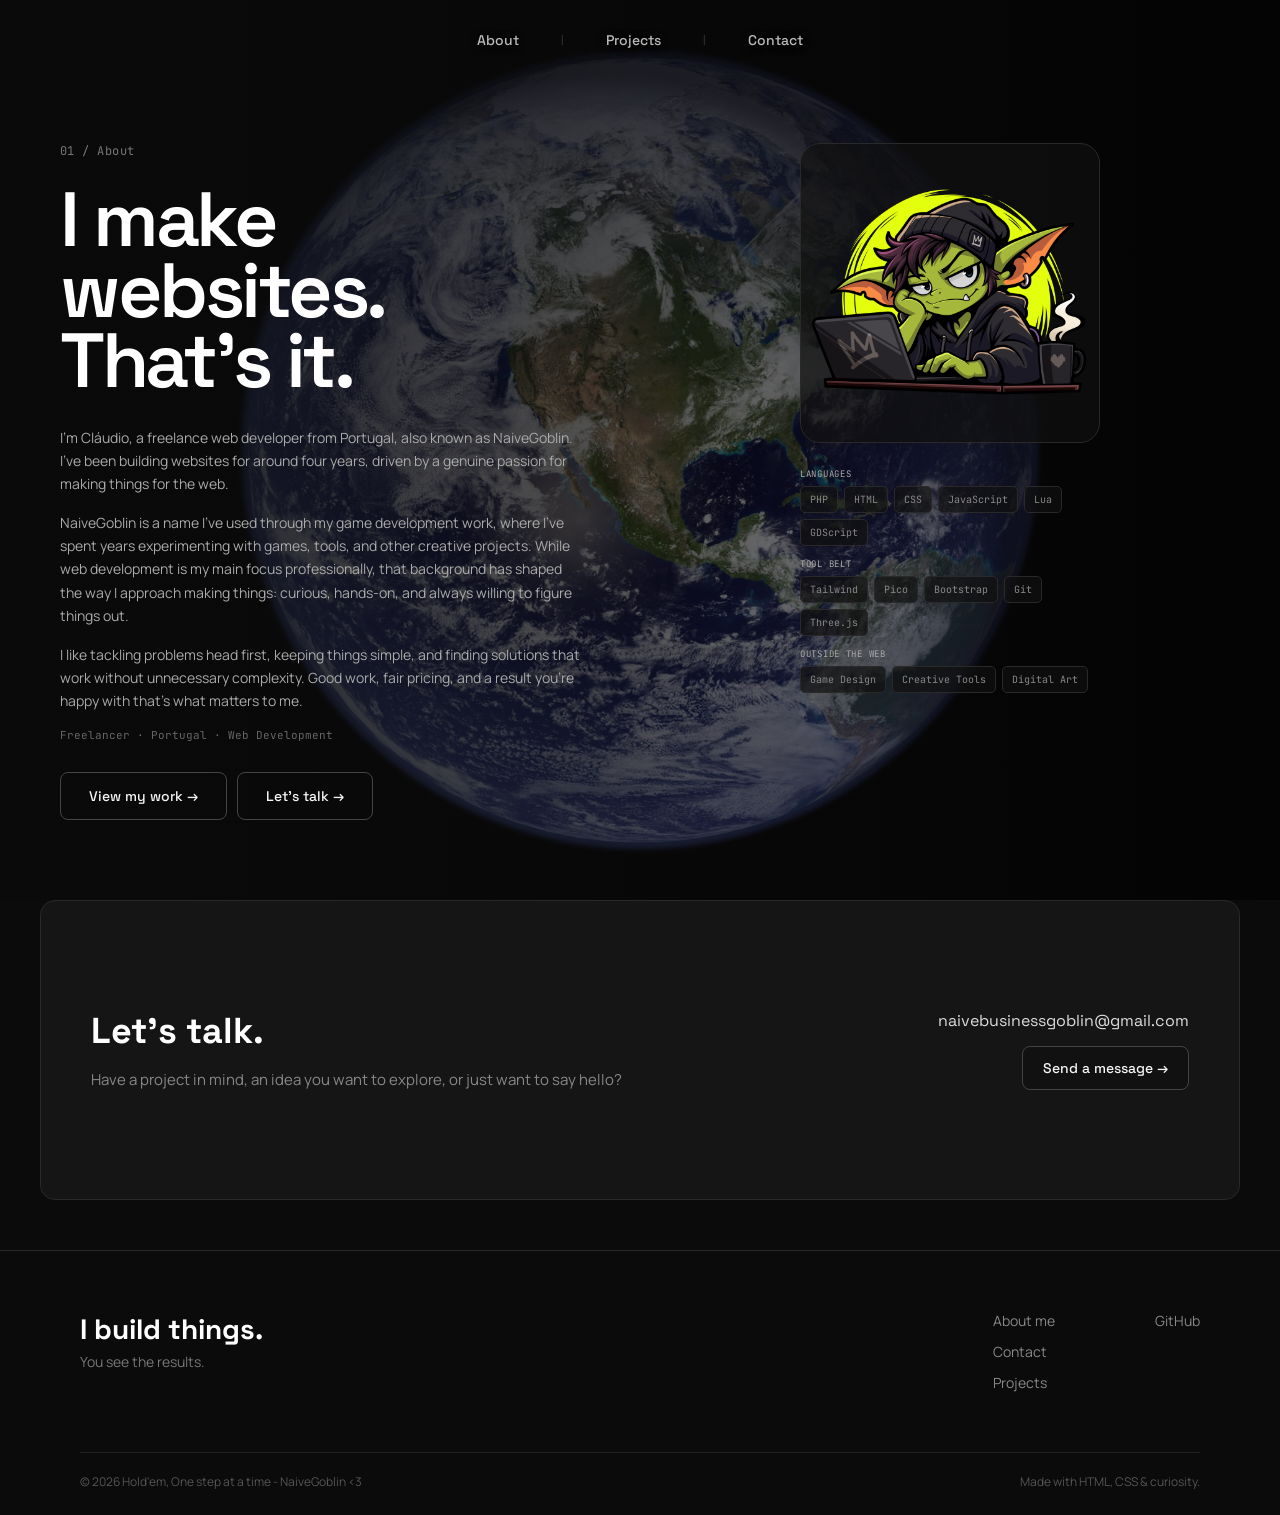
<file: index.html>
<!DOCTYPE html>
<html lang="en">

<head>
    <meta charset="utf-8">
    <meta name="viewport" content="width=device-width, initial-scale=1">

    <meta name="description" content="Freelance web developer creating websites and digital experiences.">
    <meta name="author" content="Naive Goblin / Luis Cláudio">
    <meta name="robots" content="index, follow">


    <link rel="canonical" href="https://naivegoblin.github.io/Personal-Portfolio/">


    <title>Goblin Webcraft - Web Development & Digital Experiences</title>
    <link rel="icon" type="image/png" href="images/Icon.png">


    <link rel="stylesheet" href="sources/style.css">
</head>

<body id="about">

    <header class="Header">
        <nav>
            <ul>
                <li><a href="index.html">About</a></li>
                <li class="Header_Spacer">|</li>
                <li><a href="projects.html">Projects</a></li>
                <li class="Header_Spacer">|</li>
                <li><a href="index.html#contact">Contact</a></li>
            </ul>
        </nav>
    </header>


    <main>

        <section class="Hero">

            <div class="Hero_Content">

                <div class="Hero_Text">

                    <span class="Section_Label">01 / About</span>

                    <h1>I make websites.<br>That's it.</h1>

                    <p>
                        I'm Cláudio, a freelance web developer from Portugal,
                        also known as NaiveGoblin. I've been building websites
                        for around four years, driven by a genuine passion for
                        making things for the web.
                    </p>

                    <p>
                        NaiveGoblin is a name I've used through my game development
                        work, where I've spent years experimenting with games,
                        tools, and other creative projects. While web development
                        is my main focus professionally, that background has shaped
                        the way I approach making things: curious, hands-on, and
                        always willing to figure things out.
                    </p>

                    <p>
                        I like tackling problems head first, keeping things simple,
                        and finding solutions that work without unnecessary
                        complexity. Good work, fair pricing, and a result you're
                        happy with that's what matters to me.
                    </p>

                    <span class="Section_Meta">
                        Freelancer · Portugal · Web Development
                    </span>

                    <div class="Hero_Buttons">
                        <button
                            type="button"
                            onclick="window.location.href='projects.html'">
                            View my work →
                        </button>

                        <button
                            type="button"
                            onclick="openContactModal()">
                            Let's talk →
                        </button>

                    </div>

                </div>



                <div class="Hero_Visual">

                    <div class="Mascot">
                        <img src="images/Mascot.png"></img>
                    </div>

                    <div class="Tag_Groups">

                        <div class="Tag_Group">
                            <span class="Tag_Label">LANGUAGES</span>

                            <div class="Tags">
                                <span>PHP</span>
                                <span>HTML</span>
                                <span>CSS</span>
                                <span>JavaScript</span>
                                <span>Lua</span>
                                <span>GDScript</span>
                            </div>
                        </div>


                        <div class="Tag_Group">
                            <span class="Tag_Label">TOOL BELT</span>

                            <div class="Tags">
                                <span>Tailwind</span>
                                <span>Pico</span>
                                <span>Bootstrap</span>
                                <span>Git</span>
                                <span>Three.js</span>
                            </div>
                        </div>


                        <div class="Tag_Group">
                            <span class="Tag_Label">OUTSIDE THE WEB</span>

                            <div class="Tags">
                                <span>Game Design</span>
                                <span>Creative Tools</span>
                                <span>Digital Art</span>
                            </div>
                        </div>

                    </div>

                </div>

            </div>

        </section>


        <section class="Website_Body">
            
            <!--
            <div class="Gallery">

                <div class="Gallery_Row Gallery_Row_1">
                    <div class="Gallery_Images">
                        <img src="images/Wild Trails/Wild Trails - Stage 1.png" alt="">
                        <img src="images/Vertex/Vertex - Stage 1.png" alt="">
                        <img src="images/image3.jpg" alt="">
                        <img src="images/image4.jpg" alt="">
                        <img src="images/image5.jpg" alt="">

                        <img src="images/Wild Trails/Wild Trails - Stage 1.png" alt="">
                        <img src="images/Vertex/Vertex - Stage 1.png" alt="">
                        <img src="images/image3.jpg" alt="">
                        <img src="images/image4.jpg" alt="">
                        <img src="images/image5.jpg" alt="">
                    </div>
                </div>


                <div class="Gallery_Row Gallery_Row_2">
                    <div class="Gallery_Images">
                        <img src="images/image5.jpg" alt="">
                        <img src="images/image4.jpg" alt="">
                        <img src="images/image3.jpg" alt="">
                        <img src="images/Vertex/Vertex - Stage 1.png" alt="">
                        <img src="images/Wild Trails/Wild Trails - Stage 1.png" alt="">

                        <img src="images/image5.jpg" alt="">
                        <img src="images/image4.jpg" alt="">
                        <img src="images/image3.jpg" alt="">
                        <img src="images/Vertex/Vertex - Stage 1.png" alt="">
                        <img src="images/Wild Trails/Wild Trails - Stage 1.png"" alt="">
                    </div>
                </div>

            </div> -->


            <section class="Contact" id="contact">

                <div class="Contact_Info">
                    <h2>Let's talk.</h2>

                    <p>
                        Have a project in mind, an idea you want to explore,
                        or just want to say hello?
                    </p>
                </div>

                <div class="Contact_Actions">
                    <a href="mailto:naivebusinessgoblin@gmail.com">
                        naivebusinessgoblin@gmail.com
                    </a>

                    <a class="Button" type="button" onclick="openContactModal()">
                        Send a message →
                    </a>
                </div>

            </section>

        </section>

    </main>


    <footer class="Footer">

        <div class="Footer_Main">

            <div class="Footer_Brand">
                <h2>I build things.</h2>
                <p>You see the results.</p>
            </div>

            <div class="Footer_Links">

                <div class="Footer_Navigation">
                    <a href="#about">About me</a>
                    <a Href="#" onclick="openContactModal()">Contact</a>
                    <a href="projects.html">Projects</a>
                </div>

                <div class="Footer_Socials">
                    <a href="https://github.com/NaiveGoblin">GitHub</a>
                </div>

            </div>

        </div>

        <div class="Footer_Bottom">
            <span>© 2026 Hold'em, One step at a time - NaiveGoblin &lt;3</span>
            <span>Made with HTML, CSS & curiosity.</span>
        </div>

    </footer>

<script src="sources/Contact Form.js"></script>

</body>

</html>
</file>
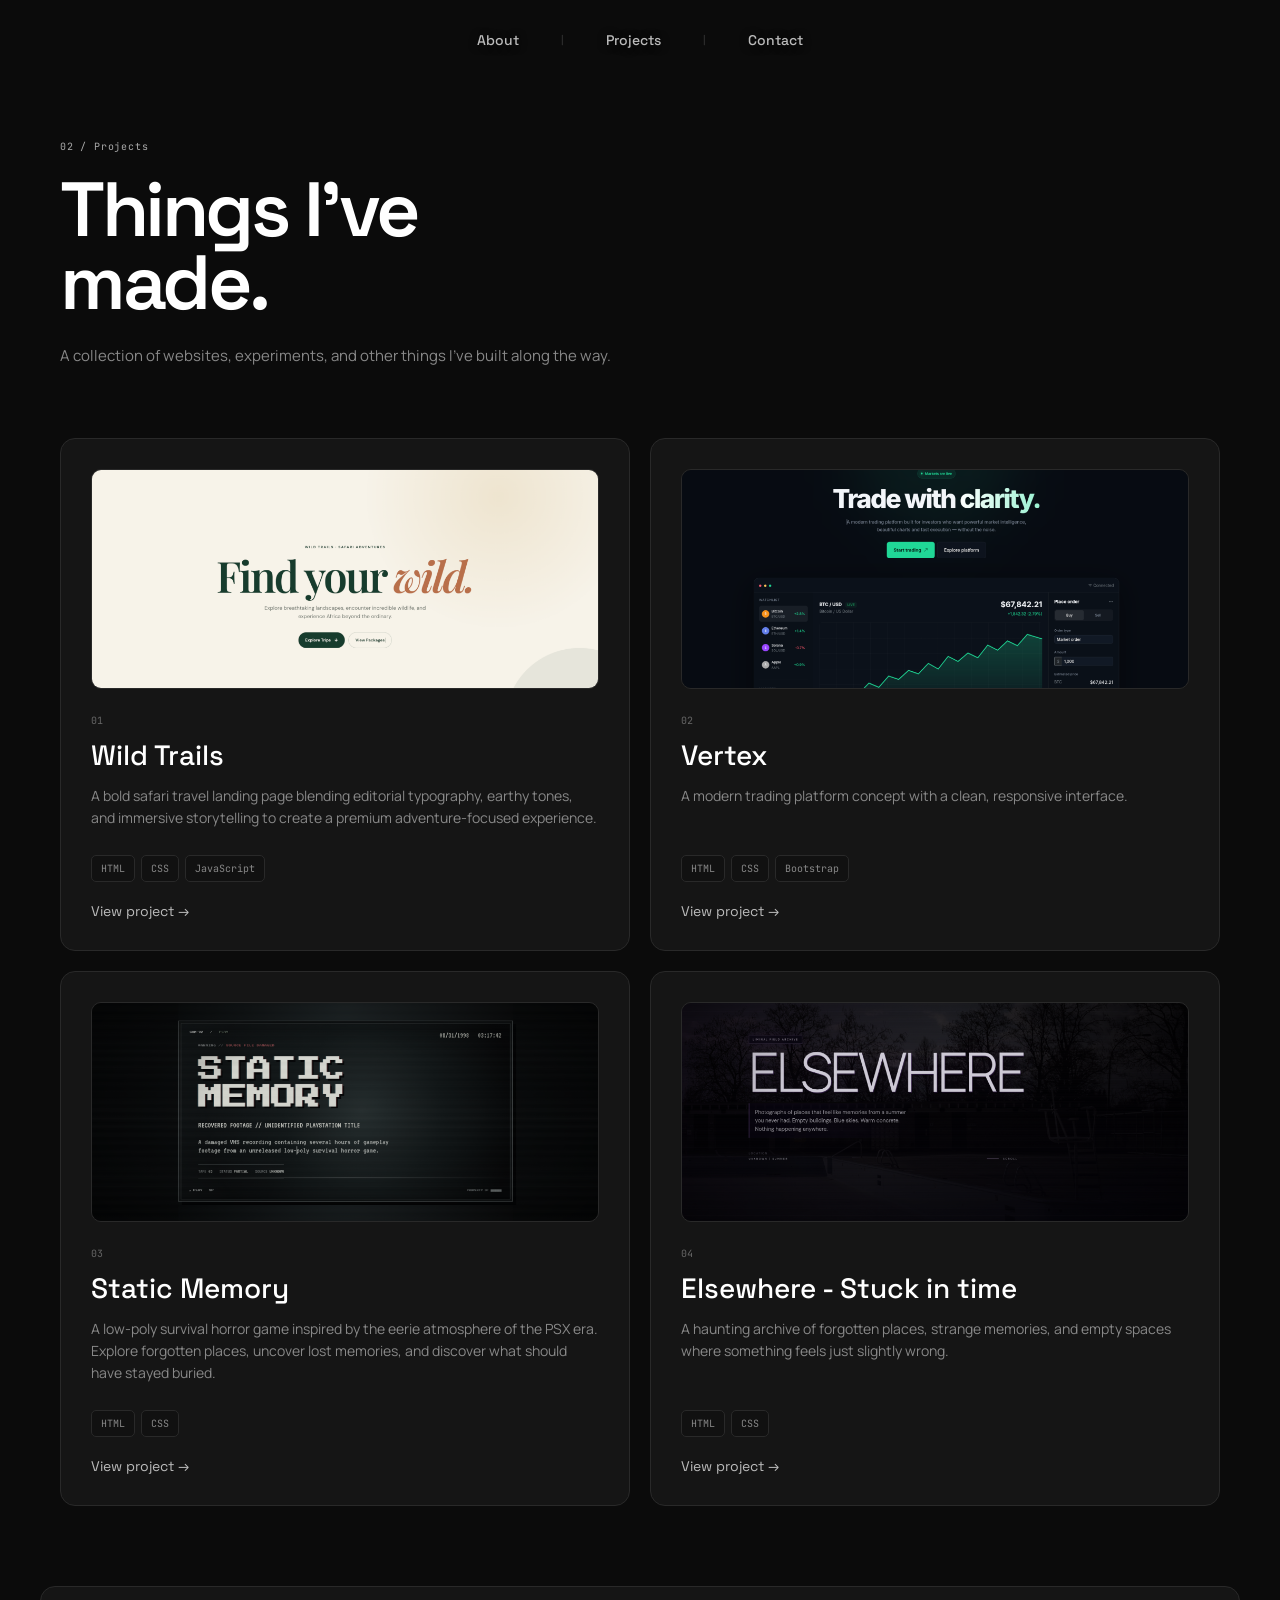
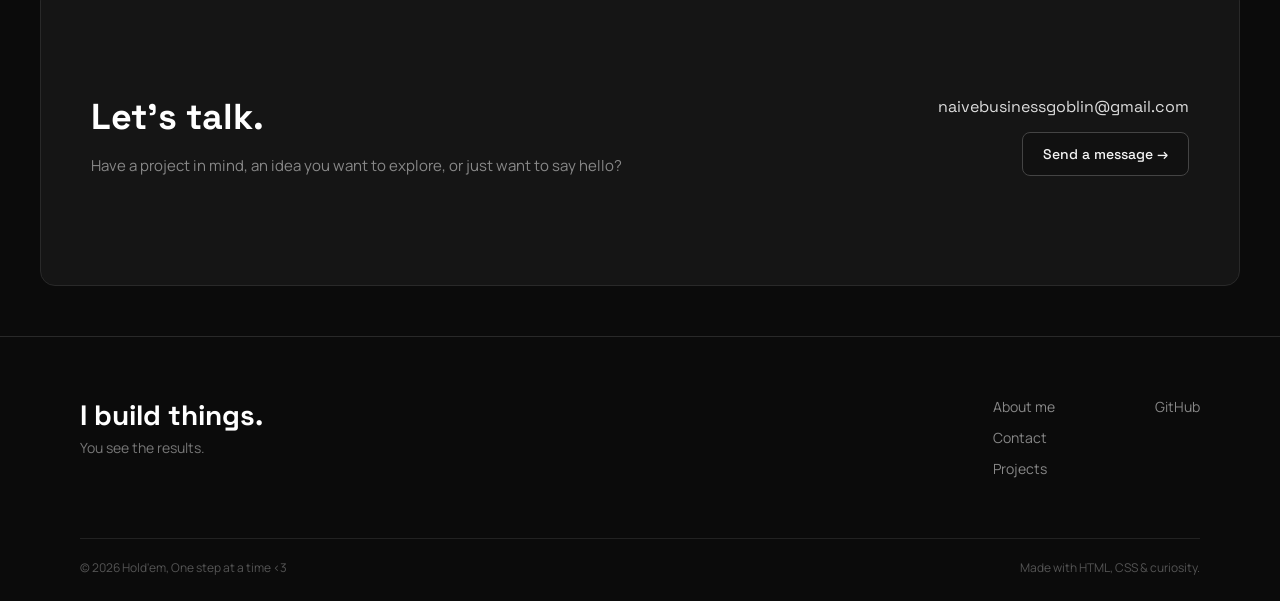
<file: projects.html>
<!DOCTYPE html>
<html lang="en">

<head>
    <meta charset="utf-8">
    <meta name="viewport" content="width=device-width, initial-scale=1">
    <meta name="description" content="Explore the web development projects and digital experiences created by Naive Goblin.">
    <link rel="canonical" href="https://naivegoblin.github.io/Personal-Portfolio/projects.html.html">

    <title>Goblin Webcraft - Works</title>
    <link rel="icon" type="image/png" href="images/Icon.png">

    <link rel="stylesheet" href="sources/style.css">
</head>

<body>

    <header class="Header">
        <nav>
            <ul>
                <li><a href="index.html">About</a></li>
                <li class="Header_Spacer">|</li>
                <li><a href="projects.html">Projects</a></li>
                <li class="Header_Spacer">|</li>
                <li><a href="index.html#contact">Contact</a></li>
            </ul>
        </nav>
    </header>


    <main class="Projects_Page">
        <div class="Container">
            <header class="Projects_Header">
                <span class="Section_Label">02 / Projects</span>
                <h1>Things I've<br>made.</h1>
                <p>
                    A collection of websites, experiments, and other
                    things I've built along the way.
                </p>
            </header>


            <section class="Projects_Grid">

                <article class="Project_Card">
                    <div class="Project_Image">
                        <img src="images/Wild Trails/Wild Trails - Stage 1.png" alt="Project preview">
                    </div>
                    <span class="Project_Number">01</span>
                    <h2>Wild Trails</h2>
                    <p>
                        A bold safari travel landing page blending editorial typography, earthy tones, and immersive storytelling to create a premium adventure-focused experience.
                    </p>
                    <div class="Tags Project_Tags">
                        <span>HTML</span>
                        <span>CSS</span>
                        <span>JavaScript</span>
                    </div>
                    <a class="Project_Link" href="Wild_Trails_Demo.html">
                        View project →
                    </a>
                </article>

                <article class="Project_Card">
                    <div class="Project_Image">
                        <img src="images/Vertex/Vertex - Stage 1.png" alt="Project preview">
                    </div>
                    <span class="Project_Number">02</span>
                    <h2>Vertex</h2>
                    <p>
                        A modern trading platform concept with a clean, responsive interface.
                    </p>
                    <div class="Tags Project_Tags">
                        <span>HTML</span>
                        <span>CSS</span>
                        <span>Bootstrap</span>
                    </div>
                    <a class="Project_Link" href="Vertex_Demo.html">
                        View project →
                    </a>
                </article>

                <article class="Project_Card">
                    <div class="Project_Image">
                        <img src="images/Static Memory/Static Memory - Stage 1.png" alt="Project preview">
                    </div>
                    <span class="Project_Number">03</span>
                    <h2>Static Memory</h2>
                    <p>
                        A low-poly survival horror game inspired by the eerie atmosphere of the PSX era. Explore forgotten places, uncover lost memories, and discover what should have stayed buried.
                    </p>
                    <div class="Tags Project_Tags">
                        <span>HTML</span>
                        <span>CSS</span>
                    </div>
                    <a class="Project_Link" href="Static Memory.html">
                        View project →
                    </a>
                </article>

                <article class="Project_Card">
                    <div class="Project_Image">
                        <img src="images/Elsewhere/Elsewhere - Stage 1.png" alt="Project preview">
                    </div>
                    <span class="Project_Number">04</span>
                    <h2>Elsewhere - Stuck in time</h2>
                    <p>
                        A haunting archive of forgotten places, strange memories, and empty spaces where something feels just slightly wrong.
                    </p>
                    <div class="Tags Project_Tags">
                        <span>HTML</span>
                        <span>CSS</span>
                    </div>
                    <a class="Project_Link" href="Elsewhere.html">
                        View project →
                    </a>
                </article>

            </section>
        </div>

    </main>

    <section class="Contact" id="contact">

            <div class="Contact_Info">
                <h2>Let's talk.</h2>
                <p>
                    Have a project in mind, an idea you want to explore,
                    or just want to say hello?
                </p>
            </div>

            <div class="Contact_Actions">
                <a href="mailto:naivebusinessgoblin@gmail.com">
                    naivebusinessgoblin@gmail.com
                </a>

                <a class="Button" type="button" onclick="openContactModal()">
                    Send a message →
                </a>
            </div>

        </section>


    <footer class="Footer">

        <div class="Footer_Main">

            <div class="Footer_Brand">
                <h2>I build things.</h2>
                <p>You see the results.</p>
            </div>

            <div class="Footer_Links">

                <div class="Footer_Navigation">
                    <a href="index.html">About me</a>
                    <a Href="#" onclick="openContactModal()">Contact</a>
                    <a href="projects.html">Projects</a>
                </div>

                <div class="Footer_Socials">
                    <a href="https://github.com/NaiveGoblin">GitHub</a>
                </div>

            </div>

        </div>

        <div class="Footer_Bottom">
            <span>© 2026 Hold'em, One step at a time &lt;3</span>
            <span>Made with HTML, CSS & curiosity.</span>
        </div>

    </footer>


    <script src="sources/Contact Form.js"></script>
</body>
</html>
</file>
<file: sources/style.css>
@import url('https://fonts.googleapis.com/css2?family=JetBrains+Mono:wght@400;500&family=Manrope:wght@400;500;600;700&family=Space+Grotesk:wght@400;500;600;700&display=swap');


/* Variables */

:root {
    --bg: #0b0b0b;
    --surface: #151515;
    --surface-hover: #181818;

    --border: #292929;
    --border-hover: #444;

    --text: #fff;
    --text-light: #ddd;
    --text-muted: #888;
    --text-dim: #666;
    --text-dark: #555;

    --accent: #8da4ff;

    --font-display: 'Space Grotesk', sans-serif;
    --font-body: 'Manrope', sans-serif;
    --font-mono: 'JetBrains Mono', monospace;

    --radius-sm: 5px;
    --radius-md: 10px;
    --radius-lg: 15px;

    --container: 1200px;
}


/* Base */

* {
    box-sizing: border-box;
    margin: 0;
    padding: 0;
}

html {
    scroll-behavior: smooth;
}

body {
    min-height: 100vh;

    color: var(--text);
    background: var(--bg);

    font-family: var(--font-body);
}

img {
    display: block;
    max-width: 100%;
}

button,
a {
    font: inherit;
}

button {
    cursor: pointer;
}

button,
a {
    -webkit-tap-highlight-color: transparent;
}

.Container {
    width: min(var(--container), 100%);
    margin-inline: auto;
}


/* Typography */

.Section_Label {
    color: #aaa;

    font-family: var(--font-mono);
    font-size: 10px;
    letter-spacing: 0.08em;
}

.Section_Meta {
    color: var(--text-dim);

    font-family: var(--font-mono);
    font-size: 11px;
}

.Tag_Label {
    color: #aaa;

    font-family: var(--font-mono);
    font-size: 9px;
    letter-spacing: 0.08em;
}


/* Header */

.Header {
    position: absolute;
    top: 0;
    left: 0;
    z-index: 10;

    width: 100%;
    padding: 25px;

    font-family: var(--font-display);
}

.Header ul {
    display: flex;
    align-items: center;
    justify-content: center;

    list-style: none;
}

.Header a {
    display: inline-block;

    padding: 6px 10px;

    color: #bbb;

    font-size: 14px;
    font-weight: 500;

    text-decoration: none;

    border-radius: var(--radius-sm);

    text-shadow: 0 1px 8px rgba(0, 0, 0, 0.6);

    transition:
        color 0.2s ease,
        background-color 0.2s ease,
        transform 0.2s ease;
}

.Header a:hover {
    color: var(--text);
    background: rgba(255, 255, 255, 0.06);

    transform: translateY(-1px);
}

.Header_Spacer {
    margin-inline: 30px;

    color: #333;

    font-family: var(--font-mono);
    font-size: 11px;
}


/* Hero */

.Hero {
    position: relative;

    display: flex;
    align-items: flex-end;

    min-height: 100vh;
    padding: 140px 60px 80px;

    background:
        url("../images/wallpaper.jpg")
        center / cover no-repeat;

    overflow: hidden;
}

.Hero::after {
    content: "";

    position: absolute;
    inset: 0;

    background:
        linear-gradient(
            90deg,
            rgba(11, 11, 11, 0.92) 0%,
            rgba(11, 11, 11, 0.72) 45%,
            rgba(11, 11, 11, 0.35) 100%
        );

    pointer-events: none;
}

.Hero_Content {
    position: relative;
    z-index: 1;

    display: grid;
    grid-template-columns: 1fr 1fr;
    gap: 80px;

    width: min(var(--container), 100%);
    margin-inline: auto;

    align-items: start;
}


/* Hero Text */

.Hero_Text {
    display: flex;
    flex-direction: column;

    max-width: 560px;
}

.Hero_Text .Section_Label {
    margin-bottom: 25px;

    color: #777;

    font-size: 12px;
    letter-spacing: 0.04em;
}

.Hero_Text h1 {
    margin-bottom: 30px;

    color: var(--text);

    font-family: var(--font-display);
    font-size: clamp(3rem, 6vw, 5rem);
    font-weight: 600;
    line-height: 0.92;
    letter-spacing: -0.045em;
}

.Hero_Text p {
    max-width: 520px;
    margin-bottom: 16px;

    color: #aaa;

    font-size: 14px;
    line-height: 1.65;
}


/* Buttons */

.Hero_Buttons {
    display: flex;
    gap: 10px;

    margin-top: 30px;
}

.Hero_Buttons button,
.Button {
    width: fit-content;
    padding: 12px 20px;

    color: #f5f5f5;
    background: rgba(11, 11, 11, 0.35);

    border: 1px solid var(--border-hover);
    border-radius: 8px;

    font-family: var(--font-display);
    font-size: 14px;
    font-weight: 500;

    text-decoration: none;

    transition:
        background-color 0.25s ease,
        border-color 0.25s ease,
        color 0.25s ease,
        transform 0.25s ease;
}

.Hero_Buttons button {
    padding: 14px 28px;
}

.Hero_Buttons button:hover,
.Button:hover {
    background: #1a1a1a;
    border-color: #666;

    transform: translateY(-2px);
}

.Hero_Buttons button:active,
.Button:active {
    transform: translateY(0);
}


/* Hero Visual */

.Hero_Visual {
    display: flex;
    flex-direction: column;
    align-items: center;
    justify-content: flex-end;

    min-height: 500px;
}

.Mascot {
    display: flex;
    align-items: center;
    justify-content: center;

    width: 300px;
    height: 300px;
    margin-bottom: 25px;

    color: #444;
    background: rgba(17, 17, 17, 0.7);

    border: 1px solid var(--border);
    border-radius: 20px;

    font-family: var(--font-display);
    font-size: 60px;

    overflow: hidden;
}

.Mascot img {
    width: 100%;
    height: 100%;
    object-fit: contain;
}


/* Tags */

.Tag_Groups {
    display: flex;
    flex-direction: column;
    gap: 12px;

    width: 300px;
}

.Tag_Group {
    display: flex;
    flex-direction: column;
    gap: 6px;
}

.Tags {
    display: flex;
    flex-wrap: wrap;
    gap: 6px;
}

.Tags span {
    padding: 6px 9px;

    color: var(--text-muted);
    background: rgba(17, 17, 17, 0.7);

    border: 1px solid var(--border);
    border-radius: var(--radius-sm);

    font-family: var(--font-mono);
    font-size: 10px;

    transition:
        color 0.2s ease,
        border-color 0.2s ease,
        background-color 0.2s ease;
}

.Tags span:hover {
    color: #ccc;
    background: var(--surface);
    border-color: var(--border-hover);
}


/* Website Body */

.Website_Body {
    display: flex;
    flex-direction: column;
    align-items: center;

    gap: 25px;
}


/* Gallery */

.Gallery {
    display: flex;
    flex-direction: column;
    gap: 15px;

    width: 100%;

    overflow: hidden;
}

.Gallery_Row {
    width: 100%;
    overflow: hidden;
}

.Gallery_Images {
    display: flex;
    gap: 15px;

    width: max-content;
}

.Gallery img {
    flex-shrink: 0;

    width: auto;
    height: 150px;

    aspect-ratio: 16 / 9;

    object-fit: cover;

    border-radius: var(--radius-md);
}

.Gallery_Row_1 .Gallery_Images {
    animation: slideRight 60s linear infinite alternate;
}

.Gallery_Row_2 .Gallery_Images {
    animation: slideLeft 75s linear infinite alternate;
}

@keyframes slideRight {
    from {
        transform: translateX(-50%);
    }

    to {
        transform: translateX(0);
    }
}

@keyframes slideLeft {
    from {
        transform: translateX(0);
    }

    to {
        transform: translateX(-50%);
    }
}


/* Contact */

.Contact {
    display: flex;
    align-items: center;
    justify-content: space-between;

    width: min(var(--container), calc(100% - 40px));
    min-height: 300px;
    margin-inline: auto;
    padding: 50px;

    background: var(--surface);

    border: 1px solid var(--border);
    border-radius: var(--radius-lg);
}


.Contact_Info {
    max-width: 600px;
}

.Contact_Info h2 {
    font-family: var(--font-display);
    font-size: 36px;
}

.Contact_Info p {
    margin-top: 15px;

    color: var(--text-muted);

    font-size: 15px;
    line-height: 1.5;
}

.Contact_Actions {
    display: flex;
    flex-direction: column;
    align-items: flex-end;
    gap: 15px;
}

.Contact_Actions a:not(.Button) {
    color: var(--text-light);

    font-family: var(--font-display);
    text-decoration: none;
}

.Contact_Actions a:not(.Button):hover {
    color: var(--accent);
}


/* Footer */

.Footer {
    width: 100%;
    margin-top: 50px;
    padding: 60px 80px 25px;

    border-top: 1px solid var(--border);

    font-size: 14px;
}

.Footer_Main {
    display: flex;
    justify-content: space-between;
}

.Footer_Brand h2 {
    font-family: var(--font-display);
    font-size: 28px;
}

.Footer_Brand p {
    margin-top: 5px;
    color: #777;
}

.Footer_Links {
    display: flex;
    gap: 100px;
}

.Footer_Navigation,
.Footer_Socials {
    display: flex;
    flex-direction: column;
    gap: 12px;
}

.Footer a {
    color: var(--text-muted);
    text-decoration: none;
}

.Footer a:hover {
    color: var(--text);
}

.Footer_Bottom {
    display: flex;
    justify-content: space-between;

    margin-top: 60px;
    padding-top: 20px;

    color: var(--text-dark);

    border-top: 1px solid #222;

    font-size: 12px;
}


/* Projects */

.Projects_Page,
.Project_Page {
    width: 100%;
    min-height: 100vh;
    padding: 140px 60px 80px;
}

.Projects_Header {
    margin-bottom: 70px;
}

.Projects_Header .Section_Label,
.Project_Header .Section_Label {
    display: block;
    margin-bottom: 20px;
}

.Projects_Header h1 {
    color: var(--text);

    font-family: var(--font-display);
    font-size: clamp(3rem, 6vw, 5rem);
    font-weight: 600;
    line-height: 0.95;
    letter-spacing: -0.045em;
}

.Projects_Header p {
    max-width: 600px;
    margin-top: 25px;

    color: var(--text-muted);

    font-size: 15px;
    line-height: 1.6;
}


/* Project Grid */

.Projects_Grid {
    display: grid;
    grid-template-columns: repeat(2, 1fr);
    gap: 20px;
}


/* Project Card */

.Project_Card {
    display: flex;
    flex-direction: column;

    min-height: 420px;
    padding: 30px;

    background: var(--surface);

    border: 1px solid var(--border);
    border-radius: var(--radius-lg);

    overflow: hidden;

    transition:
        transform 0.25s ease,
        border-color 0.25s ease,
        background-color 0.25s ease;
}

.Project_Card:hover {
    background: var(--surface-hover);
    border-color: var(--border-hover);

    transform: translateY(-4px);
}

.Project_Image {
    width: 100%;
    height: 220px;
    margin-bottom: 25px;

    background: var(--bg);

    border: 1px solid var(--border);
    border-radius: var(--radius-md);

    overflow: hidden;
}

.Project_Image img,
.Project_Gallery_Image img,
.Project_Main_Image img {
    width: 100%;
    height: 100%;

    object-fit: cover;
}

.Project_Image img,
.Project_Gallery_Image img {
    transition: transform 0.4s ease;
}

.Project_Card:hover .Project_Image img,
.Project_Gallery_Image:hover img {
    transform: scale(1.03);
}

.Project_Number {
    margin-bottom: 10px;

    color: var(--text-dim);

    font-family: var(--font-mono);
    font-size: 10px;
}

.Project_Card h2 {
    margin-bottom: 12px;

    color: var(--text);

    font-family: var(--font-display);
    font-size: 28px;
    font-weight: 500;
}

.Project_Card p {
    max-width: 600px;

    color: var(--text-muted);

    font-size: 14px;
    line-height: 1.6;
}

.Project_Tags {
    margin-top: auto;
    padding-top: 25px;
}

.Project_Link {
    display: inline-block;

    width: fit-content;
    margin-top: 20px;

    color: #bbb;

    font-family: var(--font-display);
    font-size: 14px;

    text-decoration: none;

    transition:
        color 0.2s ease,
        transform 0.2s ease;
}

.Project_Link:hover {
    color: var(--text);
    transform: translateX(3px);
}


/* Project Header */

.Project_Header {
    margin-bottom: 70px;
}

.Project_Header h1 {
    max-width: 900px;

    color: var(--text);

    font-family: var(--font-display);
    font-size: clamp(3rem, 7vw, 6rem);
    font-weight: 600;
    line-height: 0.92;
    letter-spacing: -0.05em;
}

.Project_Header p {
    max-width: 650px;
    margin-top: 30px;

    color: var(--text-muted);

    font-size: 15px;
    line-height: 1.65;
}

.Project_Meta {
    display: flex;
    flex-wrap: wrap;
    gap: 30px;

    margin-top: 35px;
}

.Project_Meta_Item {
    display: flex;
    flex-direction: column;
    gap: 6px;
}


/* Project Preview */

.Project_Main_Image {
    width: 100%;
    height: 600px;
    margin-bottom: 70px;

    background: var(--surface);

    border: 1px solid var(--border);
    border-radius: var(--radius-lg);

    overflow: hidden;
}


/* Project Info */

.Project_Info {
    margin-bottom: 80px;
}

.Project_Info_Text {
    max-width: 700px;
}

.Project_Info_Text h2 {
    margin-bottom: 25px;

    color: var(--text);

    font-family: var(--font-display);
    font-size: 32px;
    font-weight: 500;
}

.Project_Info_Text p {
    margin-bottom: 18px;

    color: var(--text-muted);

    font-size: 15px;
    line-height: 1.7;
}


/* Project Gallery */

.Project_Gallery {
    display: grid;
    grid-template-columns: repeat(2, 1fr);
    gap: 15px;

    margin-bottom: 80px;
}

.Project_Gallery_Image {
    height: 300px;

    background: var(--surface);

    border: 1px solid var(--border);
    border-radius: var(--radius-md);

    overflow: hidden;
}


/* Technologies */

.Technologies_Banner {
    margin-bottom: 80px;
    padding: 35px;

    background: var(--surface);

    border: 1px solid var(--border);
    border-radius: 12px;
}

.Technologies_Banner h2 {
    margin-bottom: 25px;

    color: var(--text);

    font-family: var(--font-display);
    font-size: 24px;
    font-weight: 500;
}


/* Responsive */

@media (max-width: 900px) {

    .Hero {
        padding: 120px 30px 60px;
    }

    .Hero_Content {
        grid-template-columns: 1fr;
        gap: 60px;
    }

    .Hero_Visual {
        min-height: auto;
    }

    .Projects_Page,
    .Project_Page {
        padding: 120px 30px 60px;
    }

    .Projects_Grid {
        grid-template-columns: 1fr;
    }

    .Project_Content {
        grid-template-columns: 1fr;
        gap: 25px;
    }

    .Project_Main_Image {
        height: 450px;
    }

    .Footer {
        padding-inline: 30px;
    }

    .Footer_Links {
        gap: 50px;
    }
}


@media (max-width: 600px) {

    .Header {
        padding: 20px 15px;
    }

    .Header_Spacer {
        margin-inline: 15px;
    }

    .Hero {
        padding: 110px 20px 50px;
    }

    .Hero_Text h1,
    .Projects_Header h1 {
        font-size: clamp(2.8rem, 14vw, 4rem);
    }

    .Hero_Buttons {
        flex-direction: column;
        align-items: flex-start;
    }

    .Mascot {
        width: min(300px, 100%);
        height: auto;
        aspect-ratio: 1;
    }

    .Tag_Groups {
        width: min(300px, 100%);
    }

    .Contact {
        flex-direction: column;
        align-items: flex-start;
        gap: 35px;

        width: calc(100% - 30px);
        padding: 30px;
    }

    .Contact_Actions {
        align-items: flex-start;
    }

    .Footer_Main {
        flex-direction: column;
        gap: 40px;
    }

    .Footer_Links {
        gap: 50px;
    }

    .Footer_Bottom {
        flex-direction: column;
        gap: 10px;
    }

    .Projects_Page,
    .Project_Page {
        padding: 110px 20px 50px;
    }

    .Project_Header h1 {
        font-size: clamp(2.8rem, 14vw, 5rem);
    }

    .Project_Main_Image {
        height: 300px;
        margin-bottom: 50px;
    }

    .Project_Gallery {
        grid-template-columns: 1fr;
        margin-bottom: 50px;
    }

    .Project_Gallery_Image {
        height: 250px;
    }

    .Project_Content {
        margin-bottom: 50px;
    }

    .Project_Technologies {
        margin-bottom: 50px;
        padding: 25px;
    }
}


/* Reduced Motion */

@media (prefers-reduced-motion: reduce) {

    html {
        scroll-behavior: auto;
    }

    *,
    *::before,
    *::after {
        animation-duration: 0.01ms !important;
        animation-iteration-count: 1 !important;
        transition-duration: 0.01ms !important;
    }
}




/* Contact Modal */

.Contact_Modal {
    position: fixed;
    inset: 0;
    z-index: 1000;

    display: flex;
    align-items: center;
    justify-content: center;

    padding: 30px;

    visibility: hidden;
    opacity: 0;

    pointer-events: none;

    transition:
        opacity 0.35s ease,
        visibility 0.35s ease;
}


/* Full-screen gradient */

.Contact_Modal::before {
    content: "";

    position: absolute;
    inset: 0;

    background:
        radial-gradient(
            circle at 50% 45%,
            rgba(141, 164, 255, 0.16),
            transparent 45%
        ),
        linear-gradient(
            135deg,
            rgba(11, 11, 11, 0.97),
            rgba(20, 24, 45, 0.96),
            rgba(11, 11, 11, 0.98)
        );

    backdrop-filter: blur(12px);
}


/* Open state */

.Contact_Modal.is-open {
    visibility: visible;
    opacity: 1;

    pointer-events: auto;
}


/* Dark clickable backdrop */

.Contact_Modal_Backdrop {
    position: absolute;
    inset: 0;

    background: rgba(0, 0, 0, 0.35);
}


/* Modal */

.Contact_Modal_Content {
    position: relative;
    z-index: 1;

    width: min(650px, 100%);
    max-height: calc(100vh - 60px);

    padding: 45px;

    overflow-y: auto;

    background:
        linear-gradient(
            145deg,
            rgba(25, 25, 25, 0.97),
            rgba(14, 14, 14, 0.97)
        );

    border: 1px solid rgba(255, 255, 255, 0.12);
    border-radius: var(--radius-lg);

    box-shadow:
        0 30px 100px rgba(0, 0, 0, 0.65),
        0 0 80px rgba(141, 164, 255, 0.08);

    transform: translateY(25px) scale(0.97);

    transition:
        transform 0.4s cubic-bezier(0.22, 1, 0.36, 1);
}

.Contact_Modal.is-open .Contact_Modal_Content {
    transform: translateY(0) scale(1);
}


/* Close button */

.Contact_Modal_Close {
    position: absolute;
    top: 18px;
    right: 18px;

    display: flex;
    align-items: center;
    justify-content: center;

    width: 36px;
    height: 36px;

    color: #888;
    background: transparent;

    border: 1px solid transparent;
    border-radius: var(--radius-sm);

    font-family: var(--font-display);
    font-size: 25px;
    line-height: 1;

    transition:
        color 0.2s ease,
        background-color 0.2s ease,
        border-color 0.2s ease,
        transform 0.2s ease;
}

.Contact_Modal_Close:hover {
    color: var(--text);

    background: rgba(255, 255, 255, 0.06);

    border-color: var(--border);

    transform: rotate(4deg);
}


/* Header */

.Contact_Modal_Header {
    max-width: 500px;
    margin-bottom: 35px;
}

.Contact_Modal_Header .Section_Label {
    display: block;
    margin-bottom: 15px;

    color: var(--accent);
}

.Contact_Modal_Header h2 {
    margin-bottom: 12px;

    font-family: var(--font-display);
    font-size: clamp(2.5rem, 7vw, 4rem);
    font-weight: 600;
    line-height: 0.95;
    letter-spacing: -0.04em;
}

.Contact_Modal_Header p {
    max-width: 500px;

    color: var(--text-muted);

    font-size: 14px;
    line-height: 1.6;
}


/* Form */

.Contact_Form {
    display: flex;
    flex-direction: column;
    gap: 20px;
}

.Contact_Form_Row {
    display: grid;
    grid-template-columns: 1fr 1fr;
    gap: 15px;
}

.Contact_Form label {
    display: flex;
    flex-direction: column;
    gap: 8px;
}

.Contact_Form label > span {
    color: #999;

    font-family: var(--font-mono);
    font-size: 10px;
    letter-spacing: 0.04em;
    text-transform: uppercase;
}


/* Inputs */

.Contact_Form input,
.Contact_Form textarea {
    width: 100%;

    padding: 13px 14px;

    color: var(--text);
    background: rgba(255, 255, 255, 0.035);

    border: 1px solid var(--border);
    border-radius: var(--radius-sm);

    outline: none;

    font-family: var(--font-body);
    font-size: 14px;

    transition:
        border-color 0.2s ease,
        background-color 0.2s ease,
        box-shadow 0.2s ease;
}

.Contact_Form textarea {
    min-height: 140px;

    resize: vertical;
}

.Contact_Form input::placeholder,
.Contact_Form textarea::placeholder {
    color: #555;
}

.Contact_Form input:focus,
.Contact_Form textarea:focus {
    background: rgba(255, 255, 255, 0.05);

    border-color: var(--accent);

    box-shadow:
        0 0 0 3px rgba(141, 164, 255, 0.08);
}


/* Submit */

.Contact_Form_Submit {
    align-self: flex-start;

    margin-top: 5px;
    padding: 13px 22px;

    color: #0b0b0b;
    background: var(--accent);

    border: 1px solid var(--accent);
    border-radius: 8px;

    font-family: var(--font-display);
    font-size: 14px;
    font-weight: 600;

    transition:
        background-color 0.2s ease,
        border-color 0.2s ease,
        transform 0.2s ease,
        box-shadow 0.2s ease;
}

.Contact_Form_Submit:hover {
    background: #a9baff;
    border-color: #a9baff;

    box-shadow:
        0 8px 30px rgba(141, 164, 255, 0.18);

    transform: translateY(-2px);
}

.Contact_Form_Submit:active {
    transform: translateY(0);
}


/* Prevent page scrolling while modal is open */

body.modal-open {
    overflow: hidden;
}


/* Mobile */

@media (max-width: 600px) {

    .Contact_Modal {
        padding: 15px;
    }

    .Contact_Modal_Content {
        max-height: calc(100vh - 30px);
        padding: 35px 25px 25px;
    }

    .Contact_Form_Row {
        grid-template-columns: 1fr;
    }

    .Contact_Form_Submit {
        width: 100%;
    }
}


    #imageZoomOverlay {
        position: fixed;
        inset: 0;
        z-index: 9999;

        display: flex;
        align-items: center;
        justify-content: center;

        padding: 40px;
        background: rgba(0, 0, 0, 0.85);

        opacity: 0;
        visibility: hidden;
        pointer-events: none;

        transition: opacity 0.2s ease;
    }

    #imageZoomOverlay.active {
        opacity: 1;
        visibility: visible;
        pointer-events: auto;
    }

    #imageZoomed {
        max-width: 95vw;
        max-height: 90vh;

        object-fit: contain;

        border-radius: 4px;

        box-shadow: 0 20px 60px rgba(0, 0, 0, 0.5);
    }

    #imageZoomClose {
        position: absolute;
        top: 20px;
        right: 30px;

        border: none;
        background: none;

        color: white;
        font-size: 45px;
        line-height: 1;

        cursor: pointer;

        z-index: 10000;
    }

    #imageZoomClose:hover {
        opacity: 0.7;
    }
</file>
